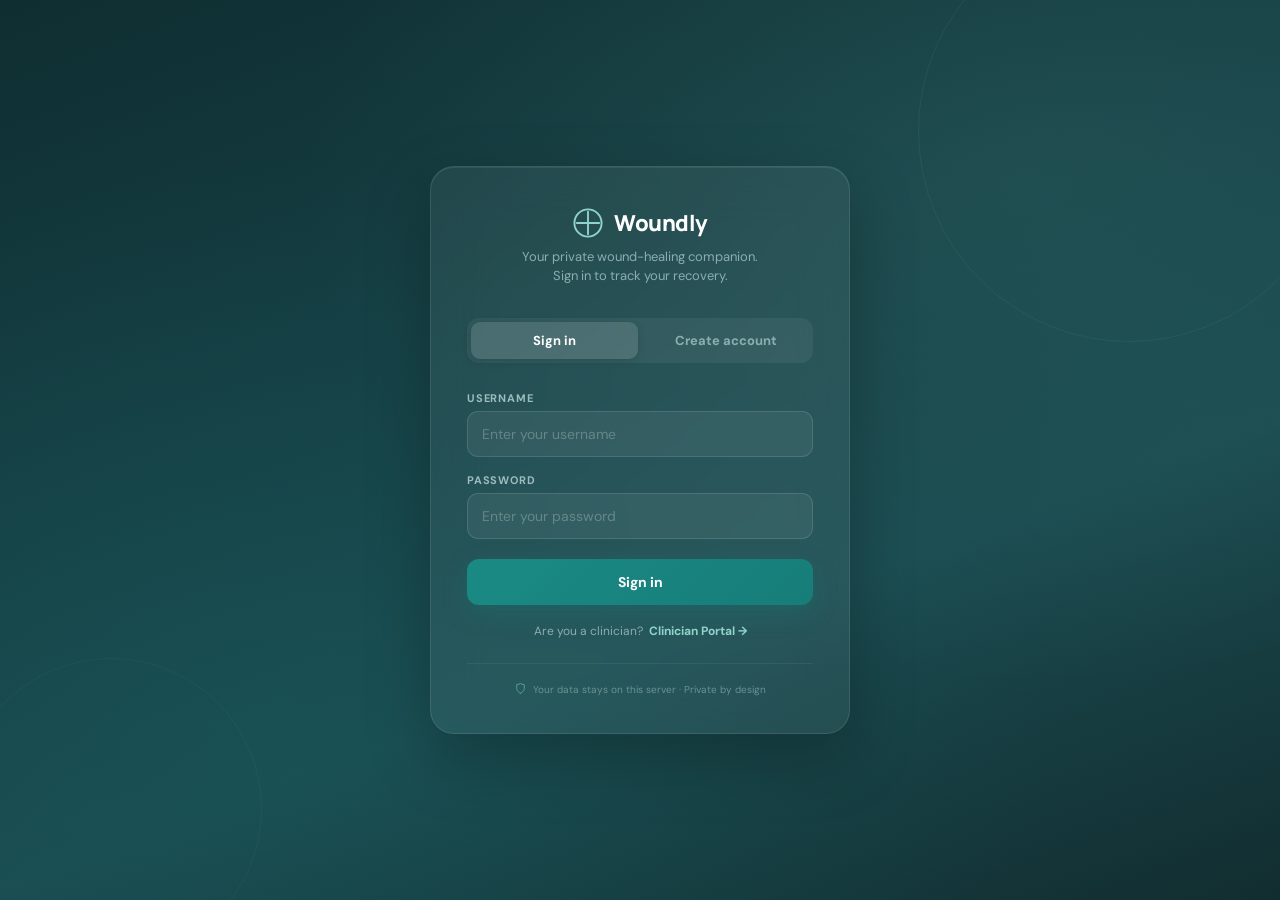
<file: index.html>
<!DOCTYPE html>
<html lang="en">
  <head>
    <meta charset="UTF-8" />
    <meta name="viewport" content="width=device-width, initial-scale=1.0" />
    <meta
      name="description"
      content="Woundly is a wound progress tracking prototype for photo-based check-ins and care insights."
    />
    <title>Woundly | Wound Progress Companion</title>
    <link rel="preconnect" href="https://fonts.googleapis.com" />
    <link rel="preconnect" href="https://fonts.gstatic.com" crossorigin />
    <link
      href="https://fonts.googleapis.com/css2?family=DM+Sans:wght@400;500;600;700&family=Manrope:wght@500;600;700;800&display=swap"
      rel="stylesheet"
    />
    <link rel="stylesheet" href="styles.css" />
  </head>
  <body>
    <!-- ── Auth overlay ──────────────────────────────── -->
    <div class="auth-view" id="auth-view">
      <div class="auth-card">
        <div class="auth-brand">
          <svg viewBox="0 0 40 40" role="img"><path d="M20 6v28M6 20h28" /><circle cx="20" cy="20" r="17" /></svg>
          <span>Woundly</span>
        </div>
        <span class="auth-tagline">Your private wound-healing companion.<br/>Sign in to track your recovery.</span>

        <div class="auth-tabs">
          <button class="auth-tab active" id="tab-login" type="button">Sign in</button>
          <button class="auth-tab" id="tab-register" type="button">Create account</button>
        </div>

        <div class="auth-error hidden" id="auth-error"></div>

        <!-- Login form -->
        <form class="auth-form" id="login-form">
          <div class="auth-field">
            <label for="login-username">Username</label>
            <input id="login-username" type="text" placeholder="Enter your username" autocomplete="username" required />
          </div>
          <div class="auth-field">
            <label for="login-password">Password</label>
            <input id="login-password" type="password" placeholder="Enter your password" autocomplete="current-password" required />
          </div>
          <button class="auth-submit" type="submit">Sign in</button>
        </form>

        <!-- Register form -->
        <form class="auth-form hidden" id="register-form">
          <div class="auth-field">
            <label for="register-username">Username</label>
            <input id="register-username" type="text" placeholder="Choose a username" autocomplete="username" required />
          </div>
          <div class="auth-field">
            <label for="register-password">Password</label>
            <input id="register-password" type="password" placeholder="Create a password" autocomplete="new-password" required />
          </div>
          <div class="auth-field">
            <label for="register-confirm">Confirm password</label>
            <input id="register-confirm" type="password" placeholder="Re-enter your password" autocomplete="new-password" required />
          </div>
          <button class="auth-submit" type="submit">Create account</button>
        </form>

        <div class="clinician-link-row">
          <span>Are you a clinician?</span>
          <a href="clinician.html">Clinician Portal &rarr;</a>
        </div>

        <div class="auth-footer">
          <svg viewBox="0 0 24 24"><path d="M12 21s7-3.4 7-9V5l-7-2-7 2v7c0 5.6 7 9 7 9Z" /></svg>
          Your data stays on this server · Private by design
        </div>
      </div>
    </div>

    <!-- ── App shell ─────────────────────────────────── -->
    <div class="app-shell hidden" id="app-shell">
      <aside class="sidebar" id="sidebar">
        <div class="brand">
          <div class="brand-mark" aria-hidden="true">
            <svg viewBox="0 0 40 40" role="img">
              <path d="M20 6v28M6 20h28" />
              <circle cx="20" cy="20" r="17" />
            </svg>
          </div>
          <span>Woundly</span>
        </div>

        <nav class="main-nav" aria-label="Main navigation">
          <button class="nav-item active" data-view="dashboard">
            <svg viewBox="0 0 24 24"><path d="M4 13h6V4H4v9Zm0 7h6v-4H4v4Zm10 0h6v-9h-6v9Zm0-16v4h6V4h-6Z" /></svg>
            <span>Overview</span>
          </button>
          <button class="nav-item" data-view="check-in">
            <svg viewBox="0 0 24 24"><path d="M12 5v14m-7-7h14" /></svg>
            <span>New check-in</span>
          </button>
          <button class="nav-item" data-view="timeline">
            <svg viewBox="0 0 24 24"><path d="M5 5v14h14M8 15l3-4 3 2 4-6" /></svg>
            <span>Progress</span>
          </button>
          <button class="nav-item" data-view="guidance">
            <svg viewBox="0 0 24 24"><path d="M12 18h.01M9.6 9a2.5 2.5 0 1 1 4.7 1.2c-.8 1.4-2.3 1.6-2.3 3.3M12 21a9 9 0 1 0 0-18 9 9 0 0 0 0 18Z" /></svg>
            <span>Care guide</span>
          </button>
        </nav>

        <div class="sidebar-foot">
          <div class="privacy-chip">
            <svg viewBox="0 0 24 24"><path d="M12 21s7-3.4 7-9V5l-7-2-7 2v7c0 5.6 7 9 7 9Zm0-12v6m-3-3h6" /></svg>
            <div>
              <strong>Private by design</strong>
              <span>Data stored securely on server</span>
            </div>
          </div>
          <div class="profile">
            <span class="avatar" id="user-avatar">?</span>
            <span class="profile-copy">
              <strong id="user-display-name">My care journal</strong>
              <small>Personal workspace</small>
            </span>
          </div>
          <button class="logout-button" id="logout-button" type="button">
            <svg viewBox="0 0 24 24"><path d="M9 21H5a2 2 0 0 1-2-2V5a2 2 0 0 1 2-2h4m7 14 5-5-5-5m5 5H9" /></svg>
            Sign out
          </button>
        </div>
      </aside>

      <main>
        <header class="topbar">
          <button class="menu-toggle" id="menu-toggle" aria-label="Open navigation">
            <svg viewBox="0 0 24 24"><path d="M4 7h16M4 12h16M4 17h16" /></svg>
          </button>
          <div class="topbar-copy">
            <p id="today-label"></p>
            <h1 id="page-title">Wound overview</h1>
          </div>
          <div class="topbar-actions">
            <button class="icon-button" aria-label="Notifications">
              <svg viewBox="0 0 24 24"><path d="M18 8a6 6 0 0 0-12 0c0 7-3 7-3 9h18c0-2-3-2-3-9m-8 12h4" /></svg>
              <span class="notification-dot"></span>
            </button>
            <button class="primary-button compact" data-go="check-in">
              <svg viewBox="0 0 24 24"><path d="M12 5v14m-7-7h14" /></svg>
              Add check-in
            </button>
          </div>
        </header>

        <section class="page active" id="dashboard-view">
          <div class="hero-card">
            <div class="hero-copy">
              <span class="eyebrow"><span class="pulse"></span> Your healing companion</span>
              <h2>Keep a closer eye on your recovery.</h2>
              <p>Upload regular wound photos to visualize boundaries, measurements, and changes over time.</p>
              <button class="primary-button" data-go="check-in">
                Start today’s check-in
                <svg viewBox="0 0 24 24"><path d="m9 18 6-6-6-6" /></svg>
              </button>
            </div>
            <div class="hero-visual" aria-hidden="true">
              <div class="visual-orbit orbit-one"></div>
              <div class="visual-orbit orbit-two"></div>
              <div class="medical-cross">
                <span></span>
                <span></span>
              </div>
              <div class="floating-card fc-one">
                <svg viewBox="0 0 24 24"><path d="m5 12 4 4L19 6" /></svg>
                <div><strong>On track</strong><small>Regular check-ins help</small></div>
              </div>
              <div class="floating-card fc-two">
                <svg viewBox="0 0 24 24"><path d="M4 17h16M6 14l4-4 3 2 5-6" /></svg>
                <div><strong>Track changes</strong><small>Compare over time</small></div>
              </div>
            </div>
          </div>

          <div class="section-heading">
            <div>
              <span class="eyebrow muted">Today at a glance</span>
              <h2>Your care overview</h2>
            </div>
            <button class="text-button" data-go="timeline">View full progress <span>→</span></button>
          </div>

          <div class="metric-grid">
            <article class="metric-card">
              <div class="metric-icon sea"><svg viewBox="0 0 24 24"><path d="M12 21a8 8 0 1 0 0-16 8 8 0 0 0 0 16Zm0-12v4l3 2" /></svg></div>
              <div><span>Last check-in</span><strong id="last-checkin">No entries yet</strong><small id="last-checkin-note">Start with a baseline photo</small></div>
            </article>
            <article class="metric-card">
              <div class="metric-icon coral"><svg viewBox="0 0 24 24"><path d="M12 20s7-4.3 7-10A4 4 0 0 0 12 7a4 4 0 0 0-7 3c0 5.7 7 10 7 10Z" /></svg></div>
              <div><span>Current trend</span><strong id="trend-status">Waiting for data</strong><small id="trend-note">Two check-ins unlock trends</small></div>
            </article>
            <article class="metric-card">
              <div class="metric-icon lavender"><svg viewBox="0 0 24 24"><path d="M6 3v3m12-3v3M4 9h16M5 5h14a1 1 0 0 1 1 1v13a1 1 0 0 1-1 1H5a1 1 0 0 1-1-1V6a1 1 0 0 1 1-1Z" /></svg></div>
              <div><span>Tracking streak</span><strong id="streak-count">0 check-ins</strong><small>Consistency improves comparisons</small></div>
            </article>
          </div>

          <div class="content-grid">
            <article class="panel progress-panel">
              <div class="panel-header">
                <div>
                  <span class="eyebrow muted">Progress snapshot</span>
                  <h3>Healing timeline</h3>
                </div>
                <span class="soft-badge" id="timeline-badge">New journal</span>
              </div>
              <div id="dashboard-empty" class="empty-state compact-empty">
                <div class="empty-icon">
                  <svg viewBox="0 0 24 24"><path d="M4 19V5m0 14h16M8 15l3-4 3 2 4-6" /></svg>
                </div>
                <div>
                  <strong>Your timeline starts with one photo</strong>
                  <p>Log a check-in now, then return with another photo to compare how things are changing.</p>
                </div>
              </div>
              <div id="dashboard-progress" class="dashboard-progress hidden">
                <div class="progress-chart" id="progress-chart"></div>
                <div class="chart-footer"><span>Earlier</span><span>Latest check-in</span></div>
              </div>
            </article>

            <article class="panel next-step-panel">
              <div class="panel-header">
                <div>
                  <span class="eyebrow muted">A gentle reminder</span>
                  <h3>Your next step</h3>
                </div>
                <div class="calendar-icon"><span id="next-day">03</span><small id="next-month">JUN</small></div>
              </div>
              <p id="next-step-copy">Add a baseline image today. Try to use the same lighting, distance, and angle each time.</p>
              <button class="secondary-button" data-go="check-in">Create check-in</button>
            </article>
          </div>

          <article class="safety-strip">
            <div class="safety-icon">
              <svg viewBox="0 0 24 24"><path d="M12 9v4m0 4h.01M10.3 4.3 2.9 17a2 2 0 0 0 1.7 3h14.8a2 2 0 0 0 1.7-3L13.7 4.3a2 2 0 0 0-3.4 0Z" /></svg>
            </div>
            <div>
              <strong>Decision support only</strong>
              <p>This academic prototype visualizes image-based changes. It cannot diagnose complications or replace a healthcare professional.</p>
            </div>
            <button class="text-button" data-go="guidance">Read photo guide <span>→</span></button>
          </article>
        </section>

        <section class="page" id="check-in-view">
          <div class="page-intro">
            <span class="eyebrow muted">New progress entry</span>
            <h2>How is the wound looking today?</h2>
            <p>Add one clear photo. The AI will segment the wound, extract visual features, and compare it with prior uploads.</p>
          </div>

          <div class="checkin-grid photo-only-grid">
            <section class="panel upload-panel">
              <div class="step-heading"><span>1</span><div><h3>Add a wound photo</h3><p>Good lighting and a consistent angle make comparisons more meaningful.</p></div></div>
              <label class="upload-zone" id="upload-zone" for="wound-photo">
                <input id="wound-photo" type="file" accept="image/*" />
                <img id="upload-preview" alt="Uploaded wound preview" />
                <div class="upload-placeholder" id="upload-placeholder">
                  <div class="upload-icon">
                    <svg viewBox="0 0 24 24"><path d="M12 16V4m0 0L8 8m4-4 4 4M5 13v6a1 1 0 0 0 1 1h12a1 1 0 0 0 1-1v-6" /></svg>
                  </div>
                  <strong>Drop a photo here or click to browse</strong>
                  <small>JPG, PNG, or HEIC · use a clear close-up</small>
                </div>
                <button class="change-photo hidden" id="change-photo" type="button">Change photo</button>
              </label>
              <div class="photo-tips">
                <span><svg viewBox="0 0 24 24"><path d="M12 3v2m0 14v2m9-9h-2M5 12H3m15.4-6.4L17 7m-10 10-1.4 1.4M18.4 18.4 17 17M7 7 5.6 5.6M16 12a4 4 0 1 1-8 0 4 4 0 0 1 8 0Z" /></svg>Even lighting</span>
                <span><svg viewBox="0 0 24 24"><path d="M12 8v8m-4-4h8M5 5h14v14H5z" /></svg>Same distance</span>
                <span><svg viewBox="0 0 24 24"><path d="m5 12 4 4L19 6" /></svg>In focus</span>
              </div>
            </section>

            <section class="panel details-panel">
              <div class="step-heading"><span>2</span><div><h3>Run image analysis</h3><p>No questionnaire is required. Analysis is based on the uploaded wound photo.</p></div></div>
              <form id="checkin-form">
                <div class="analysis-preview">
                  <span class="model-chip">Photo-only workflow</span>
                  <h3>What the prototype measures</h3>
                  <ul>
                    <li>U-Net wound-boundary segmentation</li>
                    <li>Frame coverage, perimeter, shape, and segmented color composition</li>
                    <li>Progress comparison after a second photo</li>
                  </ul>
                </div>
                <label class="consent-row">
                  <input id="prototype-consent" type="checkbox" />
                  <span>I understand this image-analysis prototype supports tracking only and cannot diagnose complications or replace a healthcare professional.</span>
                </label>
                <button class="primary-button full-width" type="submit">Analyze and save check-in <svg viewBox="0 0 24 24"><path d="m9 18 6-6-6-6" /></svg></button>
              </form>
            </section>
          </div>
        </section>

        <section class="page" id="result-view">
          <div class="result-topline">
            <div class="result-back-buttons">
              <button class="back-button" data-go="dashboard"><span>←</span> Overview</button>
              <button class="back-button" data-go="timeline"><span>←</span> Journal</button>
            </div>
            <span class="soft-badge">Saved to your journal</span>
          </div>
          <div id="result-content"></div>
        </section>

        <section class="page" id="timeline-view">
          <div class="page-intro timeline-intro">
            <div>
              <span class="eyebrow muted">Your journal</span>
              <h2>Progress over time</h2>
              <p>Review each check-in and look for meaningful changes between entries.</p>
            </div>
            <button class="primary-button" data-go="check-in"><svg viewBox="0 0 24 24"><path d="M12 5v14m-7-7h14" /></svg>Add check-in</button>
          </div>
          <div id="timeline-empty" class="panel empty-state large-empty">
            <div class="empty-icon"><svg viewBox="0 0 24 24"><path d="M6 3v3m12-3v3M4 9h16M5 5h14a1 1 0 0 1 1 1v13a1 1 0 0 1-1 1H5a1 1 0 0 1-1-1V6a1 1 0 0 1 1-1Z" /></svg></div>
            <h3>No check-ins yet</h3>
            <p>Your photo journal will appear here once you add your first entry.</p>
            <button class="secondary-button" data-go="check-in">Create your first entry</button>
          </div>
          <div id="timeline-content" class="timeline-layout hidden">
            <section class="panel timeline-summary" id="timeline-summary"></section>
            <section class="timeline-list" id="timeline-list"></section>
          </div>
        </section>

        <section class="page" id="guidance-view">
          <div class="page-intro">
            <span class="eyebrow muted">Care guidance</span>
            <h2>Simple habits. Safer decisions.</h2>
            <p>Use a consistent photography routine so visual comparisons are more meaningful.</p>
          </div>
          <div class="guidance-grid">
            <article class="panel guidance-card">
              <div class="guidance-number">01</div>
              <h3>Take consistent photos</h3>
              <p>Use similar lighting, distance, and angle each time. Avoid filters and keep the area in focus.</p>
            </article>
            <article class="panel guidance-card">
              <div class="guidance-number">02</div>
              <h3>Keep the scale consistent</h3>
              <p>Use the same distance and angle each time. A future version should include a reference marker for physical area measurements.</p>
            </article>
            <article class="panel guidance-card">
              <div class="guidance-number">03</div>
              <h3>Use professional judgment</h3>
              <p>Share your timeline with a clinician. Do not delay care while waiting for an application result.</p>
            </article>
          </div>
          <article class="urgent-panel">
            <div>
              <span class="eyebrow">Prototype limitation</span>
              <h3>Image analysis is not a diagnosis</h3>
              <p>This system supports visual progress tracking only. It cannot rule out complications, provide treatment recommendations, or replace professional assessment.</p>
            </div>
            <p class="urgent-note">Consult a qualified healthcare professional for medical advice or when concerned about a wound.</p>
          </article>
        </section>

      </main>
    </div>
    <div class="toast" id="toast" role="status"></div>
    <script type="module" src="app.js"></script>
  </body>
</html>
</file>
<file: styles.css>
@import url("./css/base.css");
@import url("./css/layout.css");
@import url("./css/components.css");
@import url("./css/pages.css");
@import url("./css/auth.css");
@import url("./css/responsive.css");
</file>
